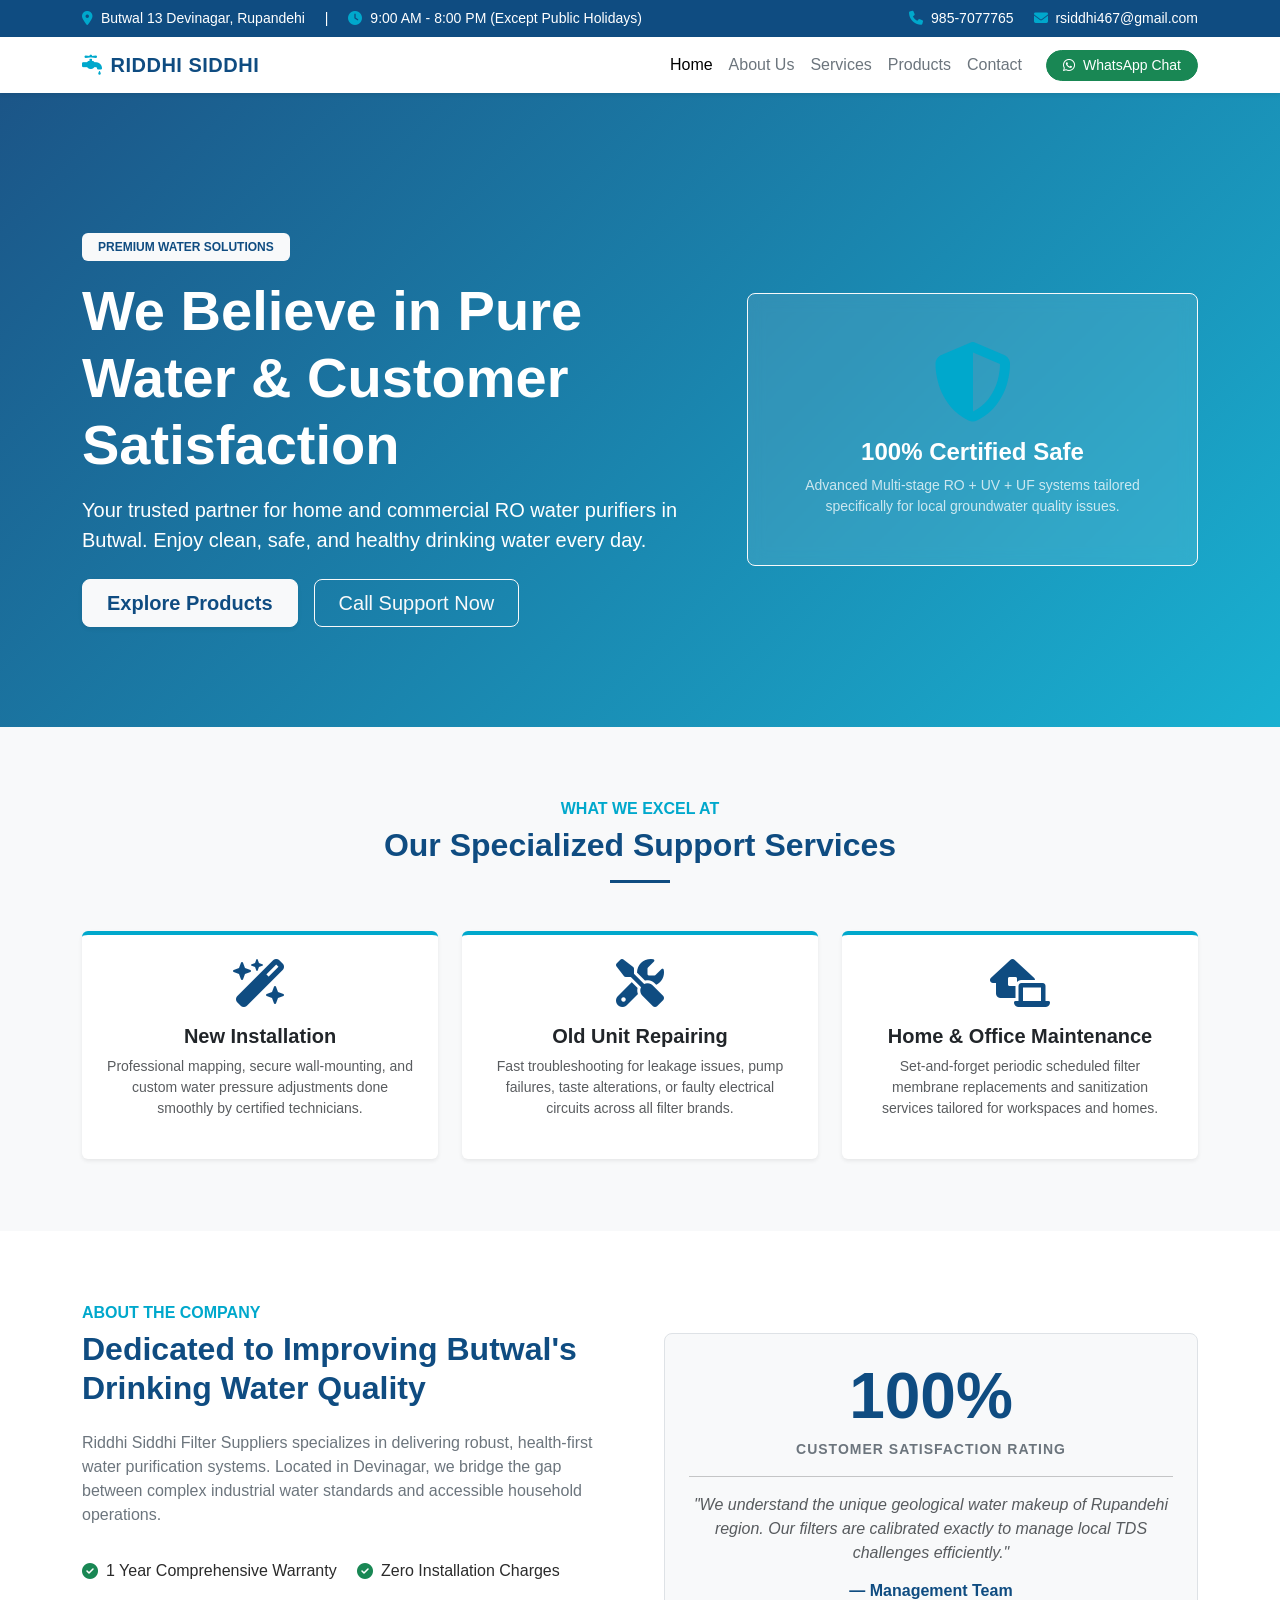
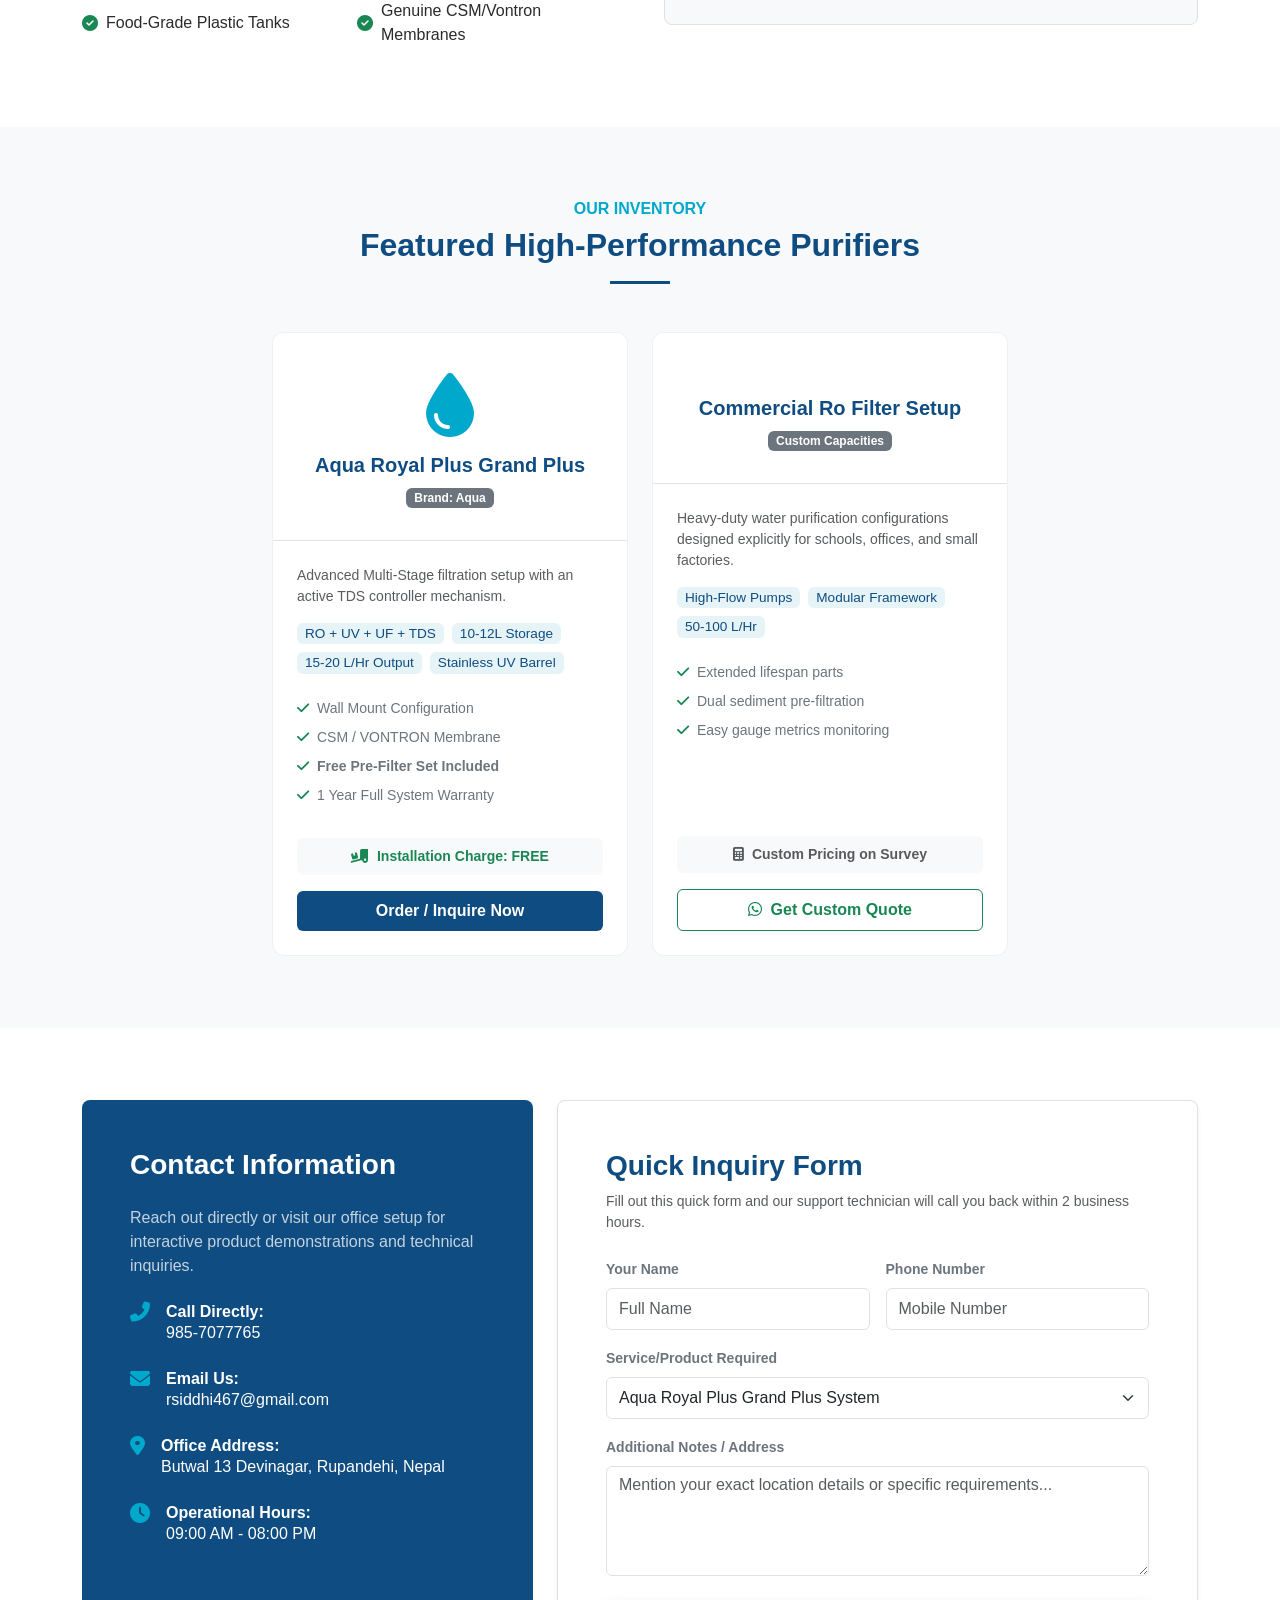
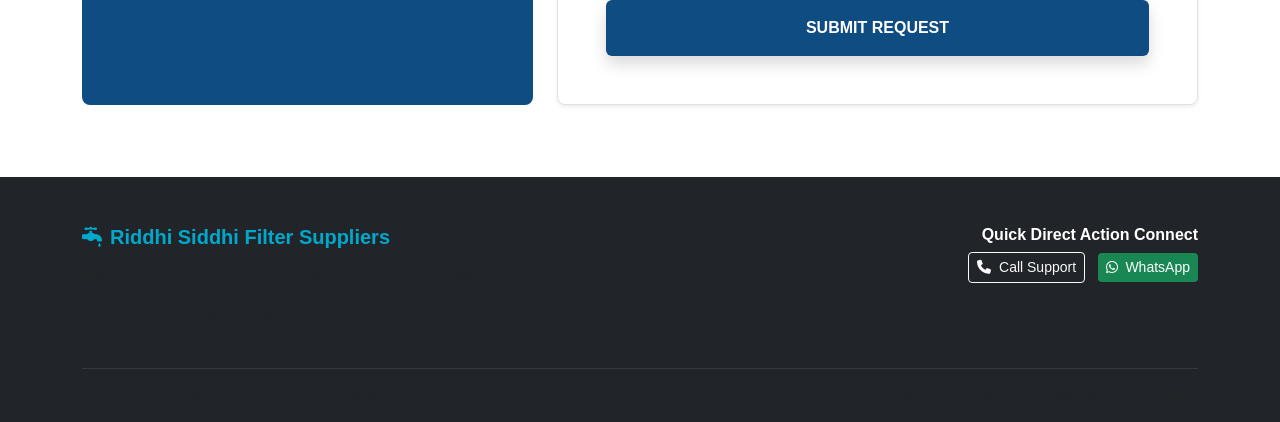
<file: index.html>
<!DOCTYPE html>
<html lang="en">
<head>
    <!-- Technical Meta Tags First -->
    <meta charset="UTF-8">
    <meta name="viewport" content="width=device-width, initial-scale=1.0">
    <title>Riddhi Siddhi Filter Suppliers | Water Purifiers in Butwal</title>

    <!-- SEO Meta Tags for Riddhi Siddhi Filter Suppliers -->
    <meta name="description" content="Riddhi Siddhi Filter Suppliers in Devinagar, Butwal (Lumbini Province) offers premium home & commercial RO water purifiers, Aqua filters, and professional repair services.">
    <meta name="keywords" content="water filter price in Butwal, water purifier suppliers in Butwal, water filter shop in Devinagar Butwal, water filter repair service in Butwal, RO filter shop near Devinagar, Aqua Royal Plus Grand Plus price Nepal, water filter suppliers Butwal 13, water purifier dealers Lumbini Province, best household water filter in Rupandehi, commercial RO plant suppliers Butwal">

    <!-- Local Business Open Graph Meta Tags (For Facebook & WhatsApp sharing) -->
    <meta property="og:title" content="Riddhi Siddhi Filter Suppliers | Best Water Purifier Shop in Butwal">
    <meta property="og:description" content="Authorized Aqua water filter dealer in Devinagar, Butwal. High-quality RO, UV, UF systems, and prompt local installation & repair services.">
    <meta property="og:type" content="business.business">
    <meta property="og:url" content="https://www.riddhisiddhifilter.com.np/">
    <meta property="business:contact_data:street_address" content="Devinagar, Butwal 13">
    <meta property="business:contact_data:locality" content="Butwal">
    <meta property="business:contact_data:region" content="Lumbini Province">
    <meta property="business:contact_data:country_name" content="Nepal">

    <!-- Google / Search Engine Structured Data (Schema.org JSON-LD Local Business Info) -->
    <script type="application/ld+json">
    {
      "@context": "https://schema.org",
      "@type": "LocalBusiness",
      "name": "Riddhi Siddhi Filter Suppliers",
      "image": "https://images.unsplash.com/photo-1584622650111-993a426fbf0a",
      "@id": "https://www.riddhisiddhifilter.com.np/#localbusiness",
      "url": "https://www.riddhisiddhifilter.com.np/",
      "telephone": "+9779857077765",
      "email": "rsiddhi467@gmail.com",
      "priceRange": "$$",
      "address": {
        "@type": "PostalAddress",
        "streetAddress": "Butwal 13 Devinagar",
        "addressLocality": "Butwal",
        "addressRegion": "Lumbini Province",
        "postalCode": "32907",
        "addressCountry": "NP"
      },
      "geo": {
        "@type": "GeoCoordinates",
        "latitude": "27.6864",
        "longitude": "83.4514"
      },
      "openingHoursSpecification": {
        "@type": "OpeningHoursSpecification",
        "dayOfWeek": [
          "Monday",
          "Tuesday",
          "Wednesday",
          "Thursday",
          "Friday",
          "Sunday"
        ],
        "opens": "09:00",
        "closes": "20:00"
      },
      "sameAs": [
        "https://www.facebook.com/riddhisiddhifilter"
      ]
    }
    </script>

    <!-- Bootstrap 5 CSS -->
    <link href="https://cdn.jsdelivr.net/npm/bootstrap@5.3.2/dist/css/bootstrap.min.css" rel="stylesheet">
    <!-- Font Awesome Icons -->
    <link rel="stylesheet" href="https://cdnjs.cloudflare.com/ajax/libs/font-awesome/6.4.2/css/all.min.css">
    
    <!-- Custom Style Overrides -->
    <style>
        :root {
            --primary-blue: #0f4c81;
            --accent-cyan: #00a8cc;
            --dark-gray: #2b2b2b;
            --light-bg: #f8f9fa;
        }
        body {
            font-family: 'Segoe UI', Tahoma, Geneva, Verdana, sans-serif;
            color: var(--dark-gray);
        }
        .bg-primary-blue { background-color: var(--primary-blue); }
        .text-primary-blue { color: var(--primary-blue); }
        .text-accent-cyan { color: var(--accent-cyan); }
        
        /* Layout & Utilities Helpers */
        .max-width-600 { max-width: 600px; }
        .tracking-wide { letter-spacing: 1px; }
        .backdrop-blur { backdrop-filter: blur(8px); -webkit-backdrop-filter: blur(8px); }

        /* Navbar tweaks */
        .navbar-brand { font-weight: 700; letter-spacing: 0.5px; }
        .nav-link { font-weight: 500; }
        .nav-link:hover { color: var(--accent-cyan) !important; }

        /* Hero Section */
        .hero-section {
            background: linear-gradient(135deg, rgba(15, 76, 129, 0.95), rgba(0, 168, 204, 0.9)), url('https://images.unsplash.com/photo-1584622650111-993a426fbf0a?auto=format&fit=crop&q=80&w=1200') no-repeat center center/cover;
            color: white;
            padding: 140px 0 100px 0;
        }

        /* Feature/Service Cards */
        .service-card {
            border: none;
            border-top: 4px solid var(--accent-cyan);
            transition: transform 0.3s ease, box-shadow 0.3s ease;
        }
        .service-card:hover {
            transform: translateY(-5px);
            box-shadow: 0 10px 20px rgba(0,0,0,0.08);
        }

        /* Product Cards */
        .product-card {
            border: 1px solid #eef0f2;
            border-radius: 12px;
            overflow: hidden;
            background: #fff;
            transition: box-shadow 0.3s;
        }
        .product-card:hover {
            box-shadow: 0 12px 24px rgba(0,0,0,0.1);
        }
        .spec-badge {
            background-color: #e6f4f8;
            color: var(--primary-blue);
            font-size: 0.85rem;
            font-weight: 500;
        }
    </style>
</head>
<body>

    <!-- Top Info Bar -->
    <div class="bg-primary-blue text-white py-2 d-none d-md-block">
        <div class="container d-flex justify-content-between align-items-center">
            <div class="small">
                <i class="fa-solid fa-location-dot me-2 text-accent-cyan"></i>Butwal 13 Devinagar, Rupandehi
                <span class="mx-3">|</span>
                <i class="fa-solid fa-clock me-2 text-accent-cyan"></i>9:00 AM - 8:00 PM (Except Public Holidays)
            </div>
            <div class="small">
                <a href="tel:9857077765" class="text-white text-decoration-none me-3"><i class="fa-solid fa-phone me-1 text-accent-cyan"></i> 985-7077765</a>
                <a href="mailto:rsiddhi467@gmail.com" class="text-white text-decoration-none"><i class="fa-solid fa-envelope me-1 text-accent-cyan"></i> rsiddhi467@gmail.com</a>
            </div>
        </div>
    </div>

    <!-- Navigation Header -->
    <nav class="navbar navbar-expand-lg navbar-light bg-white sticky-top shadow-sm">
        <div class="container">
            <a class="navbar-brand text-primary-blue" href="#">
                <i class="fa-solid fa-faucet-drip me-2 text-accent-cyan"></i>RIDDHI SIDDHI
            </a>
            <button class="navbar-toggler" type="button" data-bs-toggle="collapse" data-bs-target="#navbarNav" aria-controls="navbarNav" aria-expanded="false" aria-label="Toggle navigation">
                <span class="navbar-toggler-icon"></span>
            </button>
            <div class="collapse navbar-collapse" id="navbarNav">
                <ul class="navbar-nav ms-auto text-center">
                    <li class="nav-item"><a class="nav-link active text-primary-blue" href="#">Home</a></li>
                    <li class="nav-item"><a class="nav-link text-secondary" href="#about">About Us</a></li>
                    <li class="nav-item"><a class="nav-link text-secondary" href="#services">Services</a></li>
                    <li class="nav-item"><a class="nav-link text-secondary" href="#products">Products</a></li>
                    <li class="nav-item"><a class="nav-link text-secondary" href="#contact">Contact</a></li>
                </ul>
                <div class="ms-lg-3 text-center pt-2 pt-lg-0">
                    <a href="https://wa.me/9779857077765" target="_blank" class="btn btn-success btn-sm px-3 rounded-pill">
                        <i class="fa-brands fa-whatsapp me-1"></i> WhatsApp Chat
                    </a>
                </div>
            </div>
        </div>
    </nav>

    <!-- Hero Section -->
    <header class="hero-section text-center text-lg-start">
        <div class="container">
            <div class="row align-items-center">
                <div class="col-lg-7 mb-5 mb-lg-0">
                    <span class="badge bg-light text-primary-blue mb-3 px-3 py-2 fw-semibold text-uppercase">Premium Water Solutions</span>
                    <h1 class="display-4 fw-bold mb-3">We Believe in Pure Water &amp; Customer Satisfaction</h1>
                    <p class="lead mb-4 opacity-90">Your trusted partner for home and commercial RO water purifiers in Butwal. Enjoy clean, safe, and healthy drinking water every day.</p>
                    <div class="d-flex flex-column flex-sm-row gap-3">
                        <a href="#products" class="btn btn-light text-primary-blue btn-lg px-4 fw-semibold shadow-sm">Explore Products</a>
                        <a href="tel:9857077765" class="btn btn-outline-light btn-lg px-4">Call Support Now</a>
                    </div>
                </div>
                <div class="col-lg-5 text-center">
                    <div class="p-5 bg-white bg-opacity-10 rounded-3 border border-light border-opacity-20 backdrop-blur">
                        <i class="fa-solid fa-shield-halved display-1 text-accent-cyan mb-3"></i>
                        <h4 class="fw-bold">100% Certified Safe</h4>
                        <p class="small mb-0 opacity-75">Advanced Multi-stage RO + UV + UF systems tailored specifically for local groundwater quality issues.</p>
                    </div>
                </div>
            </div>
        </div>
    </header>

    <!-- Core Value & Services Services -->
    <section id="services" class="py-5 bg-light">
        <div class="container py-4">
            <div class="text-center max-width-600 mx-auto mb-5">
                <h6 class="text-accent-cyan fw-bold text-uppercase">What We Excel At</h6>
                <h2 class="fw-bold text-primary-blue">Our Specialized Support Services</h2>
                <div class="mx-auto bg-primary-blue my-3" style="width: 60px; height: 3px;"></div>
            </div>
            <div class="row g-4">
                <div class="col-md-4">
                    <div class="card service-card h-100 p-4 shadow-sm text-center">
                        <div class="mb-3 text-primary-blue"><i class="fa-solid fa-wand-magic-sparkles display-5"></i></div>
                        <h4 class="h5 fw-bold card-title">New Installation</h4>
                        <p class="text-muted small">Professional mapping, secure wall-mounting, and custom water pressure adjustments done smoothly by certified technicians.</p>
                    </div>
                </div>
                <div class="col-md-4">
                    <div class="card service-card h-100 p-4 shadow-sm text-center">
                        <div class="mb-3 text-primary-blue"><i class="fa-solid fa-screwdriver-wrench display-5"></i></div>
                        <h4 class="h5 fw-bold card-title">Old Unit Repairing</h4>
                        <p class="text-muted small">Fast troubleshooting for leakage issues, pump failures, taste alterations, or faulty electrical circuits across all filter brands.</p>
                    </div>
                </div>
                <div class="col-md-4">
                    <div class="card service-card h-100 p-4 shadow-sm text-center">
                        <div class="mb-3 text-primary-blue"><i class="fa-solid fa-house-laptop display-5"></i></div>
                        <h4 class="h5 fw-bold card-title">Home &amp; Office Maintenance</h4>
                        <p class="text-muted small">Set-and-forget periodic scheduled filter membrane replacements and sanitization services tailored for workspaces and homes.</p>
                    </div>
                </div>
            </div>
        </div>
    </section>

    <!-- About Company Profile Section -->
    <section id="about" class="py-5">
        <div class="container py-4">
            <div class="row align-items-center g-5">
                <div class="col-lg-6">
                    <h6 class="text-accent-cyan fw-bold text-uppercase">About The Company</h6>
                    <h2 class="fw-bold text-primary-blue mb-4">Dedicated to Improving Butwal's Drinking Water Quality</h2>
                    <p class="text-secondary">Riddhi Siddhi Filter Suppliers specializes in delivering robust, health-first water purification systems. Located in Devinagar, we bridge the gap between complex industrial water standards and accessible household operations.</p>
                    <div class="row g-3 my-2">
                        <div class="col-sm-6 d-flex align-items-center">
                            <i class="fa-solid fa-circle-check text-success me-2"></i> <span>1 Year Comprehensive Warranty</span>
                        </div>
                        <div class="col-sm-6 d-flex align-items-center">
                            <i class="fa-solid fa-circle-check text-success me-2"></i> <span>Zero Installation Charges</span>
                        </div>
                        <div class="col-sm-6 d-flex align-items-center">
                            <i class="fa-solid fa-circle-check text-success me-2"></i> <span>Food-Grade Plastic Tanks</span>
                        </div>
                        <div class="col-sm-6 d-flex align-items-center">
                            <i class="fa-solid fa-circle-check text-success me-2"></i> <span>Genuine CSM/Vontron Membranes</span>
                        </div>
                    </div>
                </div>
                <div class="col-lg-6 text-center">
                    <div class="bg-light p-4 rounded-3 border">
                        <div class="display-3 text-primary-blue fw-bold mb-1">100%</div>
                        <div class="text-uppercase fw-bold text-secondary small tracking-wide mb-3">Customer Satisfaction Rating</div>
                        <hr>
                        <p class="fst-italic text-muted">"We understand the unique geological water makeup of Rupandehi region. Our filters are calibrated exactly to manage local TDS challenges efficiently."</p>
                        <h6 class="fw-bold mb-0 text-primary-blue">— Management Team</h6>
                    </div>
                </div>
            </div>
        </div>
    </section>

    <!-- Products Showcase Section -->
    <section id="products" class="py-5 bg-light">
        <div class="container py-4">
            <div class="text-center max-width-600 mx-auto mb-5">
                <h6 class="text-accent-cyan fw-bold text-uppercase">Our Inventory</h6>
                <h2 class="fw-bold text-primary-blue">Featured High-Performance Purifiers</h2>
                <div class="mx-auto bg-primary-blue my-3" style="width: 60px; height: 3px;"></div>
            </div>

            <div class="row g-4 justify-content-center">
                <!-- Product Card 1 -->
                <div class="col-lg-4 col-md-6">
                    <div class="product-card h-100 d-flex flex-column">
                        <div class="p-4 bg-white text-center border-bottom">
                            <i class="fa-solid fa-droplet text-accent-cyan display-3 my-3"></i>
                            <h3 class="h5 fw-bold text-primary-blue">Aqua Royal Plus Grand Plus</h3>
                            <span class="badge bg-secondary mb-2">Brand: Aqua</span>
                        </div>
                        <div class="p-4 flex-grow-1">
                            <p class="small text-muted mb-3">Advanced Multi-Stage filtration setup with an active TDS controller mechanism.</p>
                            <div class="d-flex flex-wrap gap-2 mb-4">
                                <span class="badge spec-badge px-2 py-1">RO + UV + UF + TDS</span>
                                <span class="badge spec-badge px-2 py-1">10-12L Storage</span>
                                <span class="badge spec-badge px-2 py-1">15-20 L/Hr Output</span>
                                <span class="badge spec-badge px-2 py-1">Stainless UV Barrel</span>
                            </div>
                            <ul class="list-unstyled small text-secondary mb-0">
                                <li class="mb-2"><i class="fa-solid fa-check text-success me-2"></i>Wall Mount Configuration</li>
                                <li class="mb-2"><i class="fa-solid fa-check text-success me-2"></i>CSM / VONTRON Membrane</li>
                                <li class="mb-2"><i class="fa-solid fa-check text-success me-2"></i><strong>Free Pre-Filter Set Included</strong></li>
                                <li class="mb-2"><i class="fa-solid fa-check text-success me-2"></i>1 Year Full System Warranty</li>
                            </ul>
                        </div>
                        <div class="p-4 pt-0 border-top-0">
                            <div class="bg-light p-2 text-center rounded text-success small fw-bold mb-3">
                                <i class="fa-solid fa-truck-ramp-box me-1"></i> Installation Charge: FREE
                            </div>
                            <a href="tel:9857077765" class="btn btn-primary bg-primary-blue border-0 w-100 py-2 fw-semibold">Order / Inquire Now</a>
                        </div>
                    </div>
                </div>

                <!-- Product Card 2 -->
                <div class="col-lg-4 col-md-6">
                    <div class="product-card h-100 d-flex flex-column">
                        <div class="p-4 bg-white text-center border-bottom">
                            <i class="fa-solid fa-building-water text-accent-cyan display-3 my-3"></i>
                            <h3 class="h5 fw-bold text-primary-blue">Commercial Ro Filter Setup</h3>
                            <span class="badge bg-secondary mb-2">Custom Capacities</span>
                        </div>
                        <div class="p-4 flex-grow-1">
                            <p class="small text-muted mb-3">Heavy-duty water purification configurations designed explicitly for schools, offices, and small factories.</p>
                            <div class="d-flex flex-wrap gap-2 mb-4">
                                <span class="badge spec-badge px-2 py-1">High-Flow Pumps</span>
                                <span class="badge spec-badge px-2 py-1">Modular Framework</span>
                                <span class="badge spec-badge px-2 py-1">50-100 L/Hr</span>
                            </div>
                            <ul class="list-unstyled small text-secondary mb-0">
                                <li class="mb-2"><i class="fa-solid fa-check text-success me-2"></i>Extended lifespan parts</li>
                                <li class="mb-2"><i class="fa-solid fa-check text-success me-2"></i>Dual sediment pre-filtration</li>
                                <li class="mb-2"><i class="fa-solid fa-check text-success me-2"></i>Easy gauge metrics monitoring</li>
                            </ul>
                        </div>
                        <div class="p-4 pt-0 border-top-0">
                            <div class="bg-light p-2 text-center rounded text-muted small fw-bold mb-3">
                                <i class="fa-solid fa-calculator me-1"></i> Custom Pricing on Survey
                            </div>
                            <a href="https://wa.me/9779857077765" target="_blank" class="btn btn-outline-success w-100 py-2 fw-semibold"><i class="fa-brands fa-whatsapp me-1"></i> Get Custom Quote</a>
                        </div>
                    </div>
                </div>
            </div>
        </div>
    </section>

    <!-- Contact Info & Call to Action Section -->
    <section id="contact" class="py-5">
        <div class="container py-4">
            <div class="row g-4">
                <div class="col-lg-5">
                    <div class="bg-primary-blue text-white p-5 rounded-3 h-100">
                        <h3 class="fw-bold mb-4">Contact Information</h3>
                        <p class="opacity-75 mb-4">Reach out directly or visit our office setup for interactive product demonstrations and technical inquiries.</p>
                        
                        <div class="d-flex mb-4">
                            <div class="me-3 text-accent-cyan"><i class="fa-solid fa-phone-flip fs-5"></i></div>
                            <div>
                                <h6 class="mb-0 fw-bold">Call Directly:</h6>
                                <p class="mb-0 opacity-90">985-7077765</p>
                            </div>
                        </div>

                        <div class="d-flex mb-4">
                            <div class="me-3 text-accent-cyan"><i class="fa-solid fa-envelope fs-5"></i></div>
                            <div>
                                <h6 class="mb-0 fw-bold">Email Us:</h6>
                                <p class="mb-0 opacity-90">rsiddhi467@gmail.com</p>
                            </div>
                        </div>

                        <div class="d-flex mb-4">
                            <div class="me-3 text-accent-cyan"><i class="fa-solid fa-location-dot fs-5"></i></div>
                            <div>
                                <h6 class="mb-0 fw-bold">Office Address:</h6>
                                <p class="mb-0 opacity-90">Butwal 13 Devinagar, Rupandehi, Nepal</p>
                            </div>
                        </div>

                        <div class="d-flex">
                            <div class="me-3 text-accent-cyan"><i class="fa-solid fa-clock fs-5"></i></div>
                            <div>
                                <h6 class="mb-0 fw-bold">Operational Hours:</h6>
                                <p class="mb-0 opacity-90">09:00 AM - 08:00 PM</p>
                            </div>
                        </div>
                    </div>
                </div>
                
                <div class="col-lg-7">
                    <div class="card border p-4 p-md-5 rounded-3 h-100 shadow-sm bg-white">
                        <h3 class="fw-bold text-primary-blue mb-2">Quick Inquiry Form</h3>
                        <p class="text-muted small mb-4">Fill out this quick form and our support technician will call you back within 2 business hours.</p>
                        <form>
                            <div class="row g-3">
                                <div class="col-md-6">
                                    <label class="form-label small fw-semibold text-secondary">Your Name</label>
                                    <input type="text" class="form-control py-2" placeholder="Full Name" required>
                                </div>
                                <div class="col-md-6">
                                    <label class="form-label small fw-semibold text-secondary">Phone Number</label>
                                    <input type="tel" class="form-control py-2" placeholder="Mobile Number" required>
                                </div>
                                <div class="col-12">
                                    <label class="form-label small fw-semibold text-secondary">Service/Product Required</label>
                                    <select class="form-select py-2">
                                        <option selected>Aqua Royal Plus Grand Plus System</option>
                                        <option>New Filter Unit Installation</option>
                                        <option>Repair / Routine Maintenance Service</option>
                                        <option>Commercial Plant Setup Query</option>
                                    </select>
                                </div>
                                <div class="col-12">
                                    <label class="form-label small fw-semibold text-secondary">Additional Notes / Address</label>
                                    <textarea class="form-control" rows="4" placeholder="Mention your exact location details or specific requirements..."></textarea>
                                </div>
                                <div class="col-12 pt-2">
                                    <button type="submit" class="btn btn-primary bg-primary-blue border-0 w-100 py-3 fw-bold text-uppercase shadow">Submit Request</button>
                                </div>
                            </div>
                        </form>
                    </div>
                </div>
            </div>
        </div>
    </section>

    <!-- Footer Area -->
    <footer class="bg-dark text-white pt-5 pb-3">
        <div class="container">
            <div class="row g-4 mb-4">
                <div class="col-md-6">
                    <h5 class="fw-bold text-accent-cyan mb-3"><i class="fa-solid fa-faucet-drip me-2"></i>Riddhi Siddhi Filter Suppliers</h5>
                    <p class="small text-muted" style="max-width: 400px;">Authorized dealers and service providers for modern residential water purifiers. Committed to safe drinking water operations across the Rupandehi ecosystem.</p>
                </div>
                <div class="col-md-6 text-md-end">
                    <h6 class="fw-bold text-white mb-2">Quick Direct Action Connect</h6>
                    <a href="tel:9857077765" class="btn btn-outline-light btn-sm me-2"><i class="fa-solid fa-phone me-1"></i> Call Support</a>
                    <a href="https://wa.me/9779857077765" target="_blank" class="btn btn-success btn-sm border-0"><i class="fa-brands fa-whatsapp me-1"></i> WhatsApp</a>
                </div>
            </div>
            <hr class="border-secondary">
            <div class="row align-items-center small text-muted">
                <div class="col-md-6 text-center text-md-start mb-2 mb-md-0">
                    &copy; 2026 Riddhi Siddhi Filter Suppliers. All Rights Reserved.
                </div>
                <div class="col-md-6 text-center text-md-end">
                    Designed with modern Bootstrap framework layouts.
                </div>
            </div>
        </div>
    </footer>

    <!-- Bootstrap 5 JS Bundle with Popper -->
    <script src="https://cdn.jsdelivr.net/npm/bootstrap@5.3.2/dist/js/bootstrap.bundle.min.js"></script>
</body>
</html>
</file>
